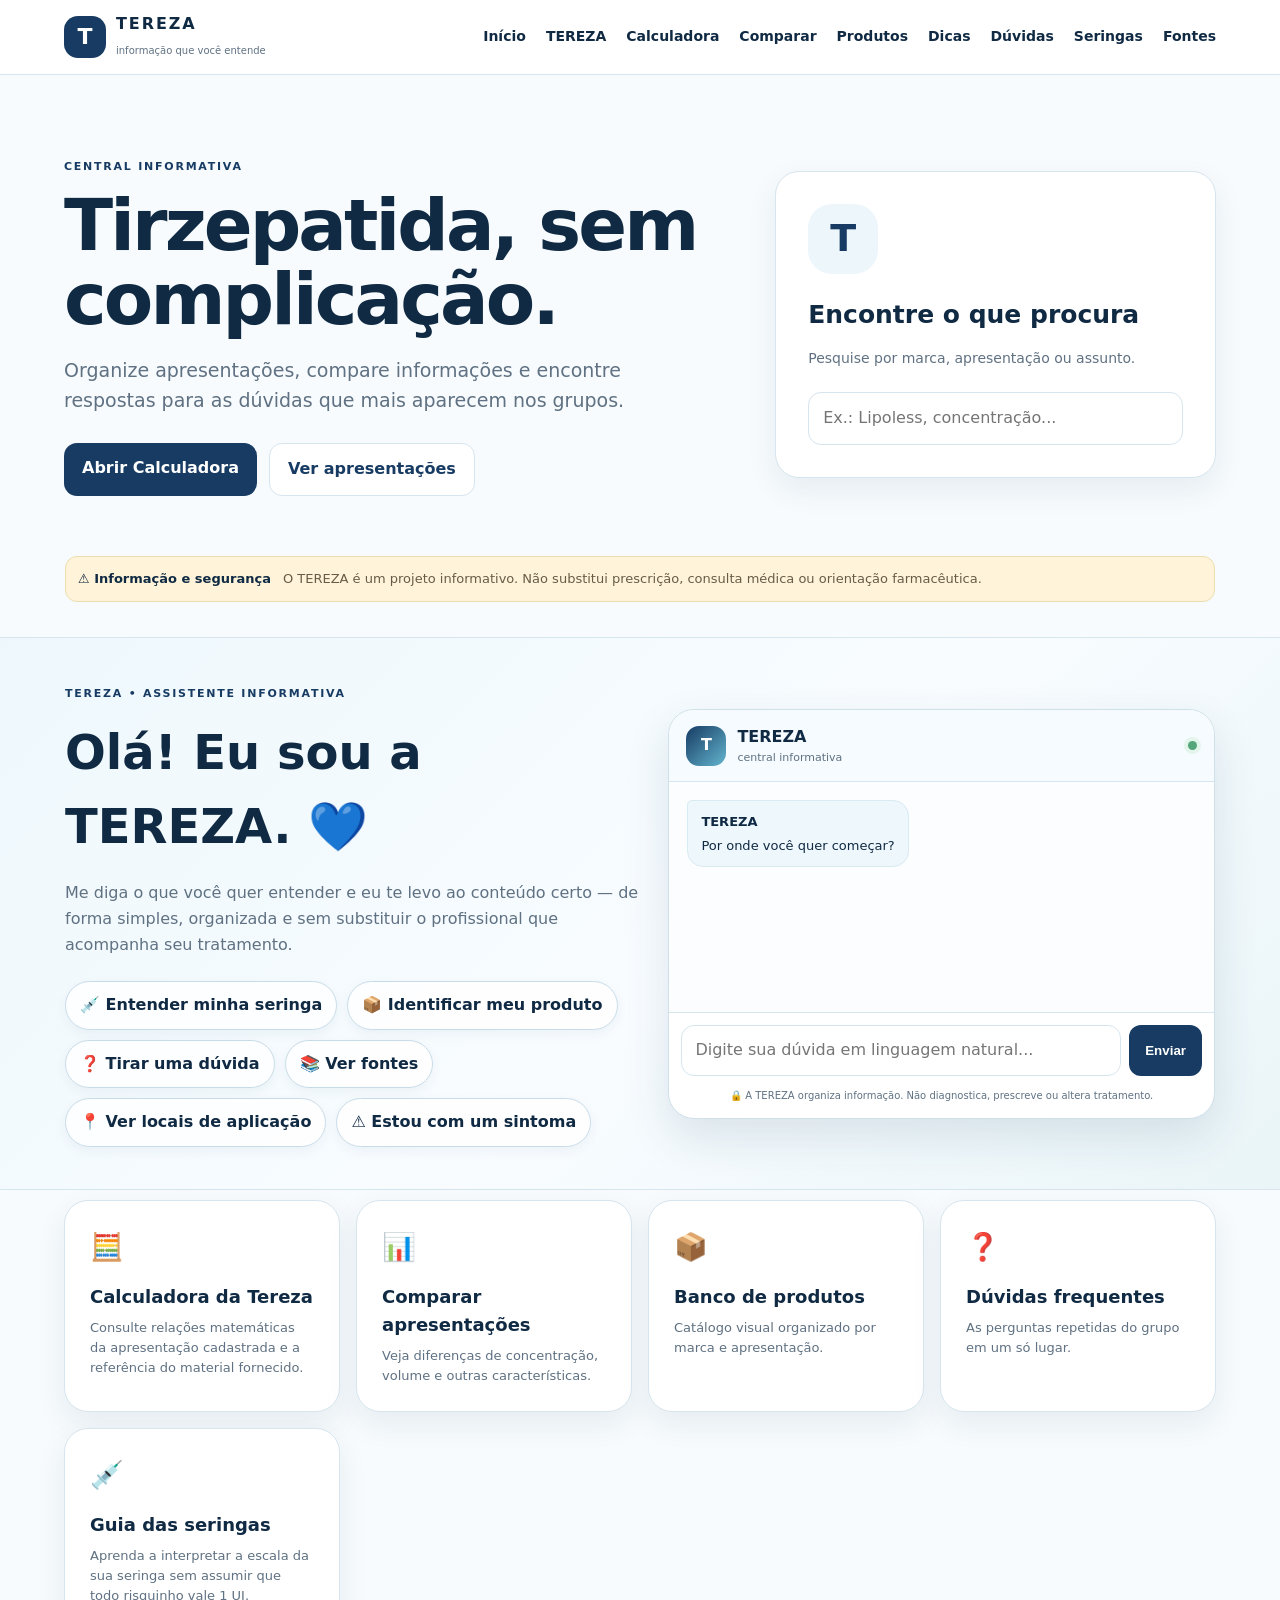
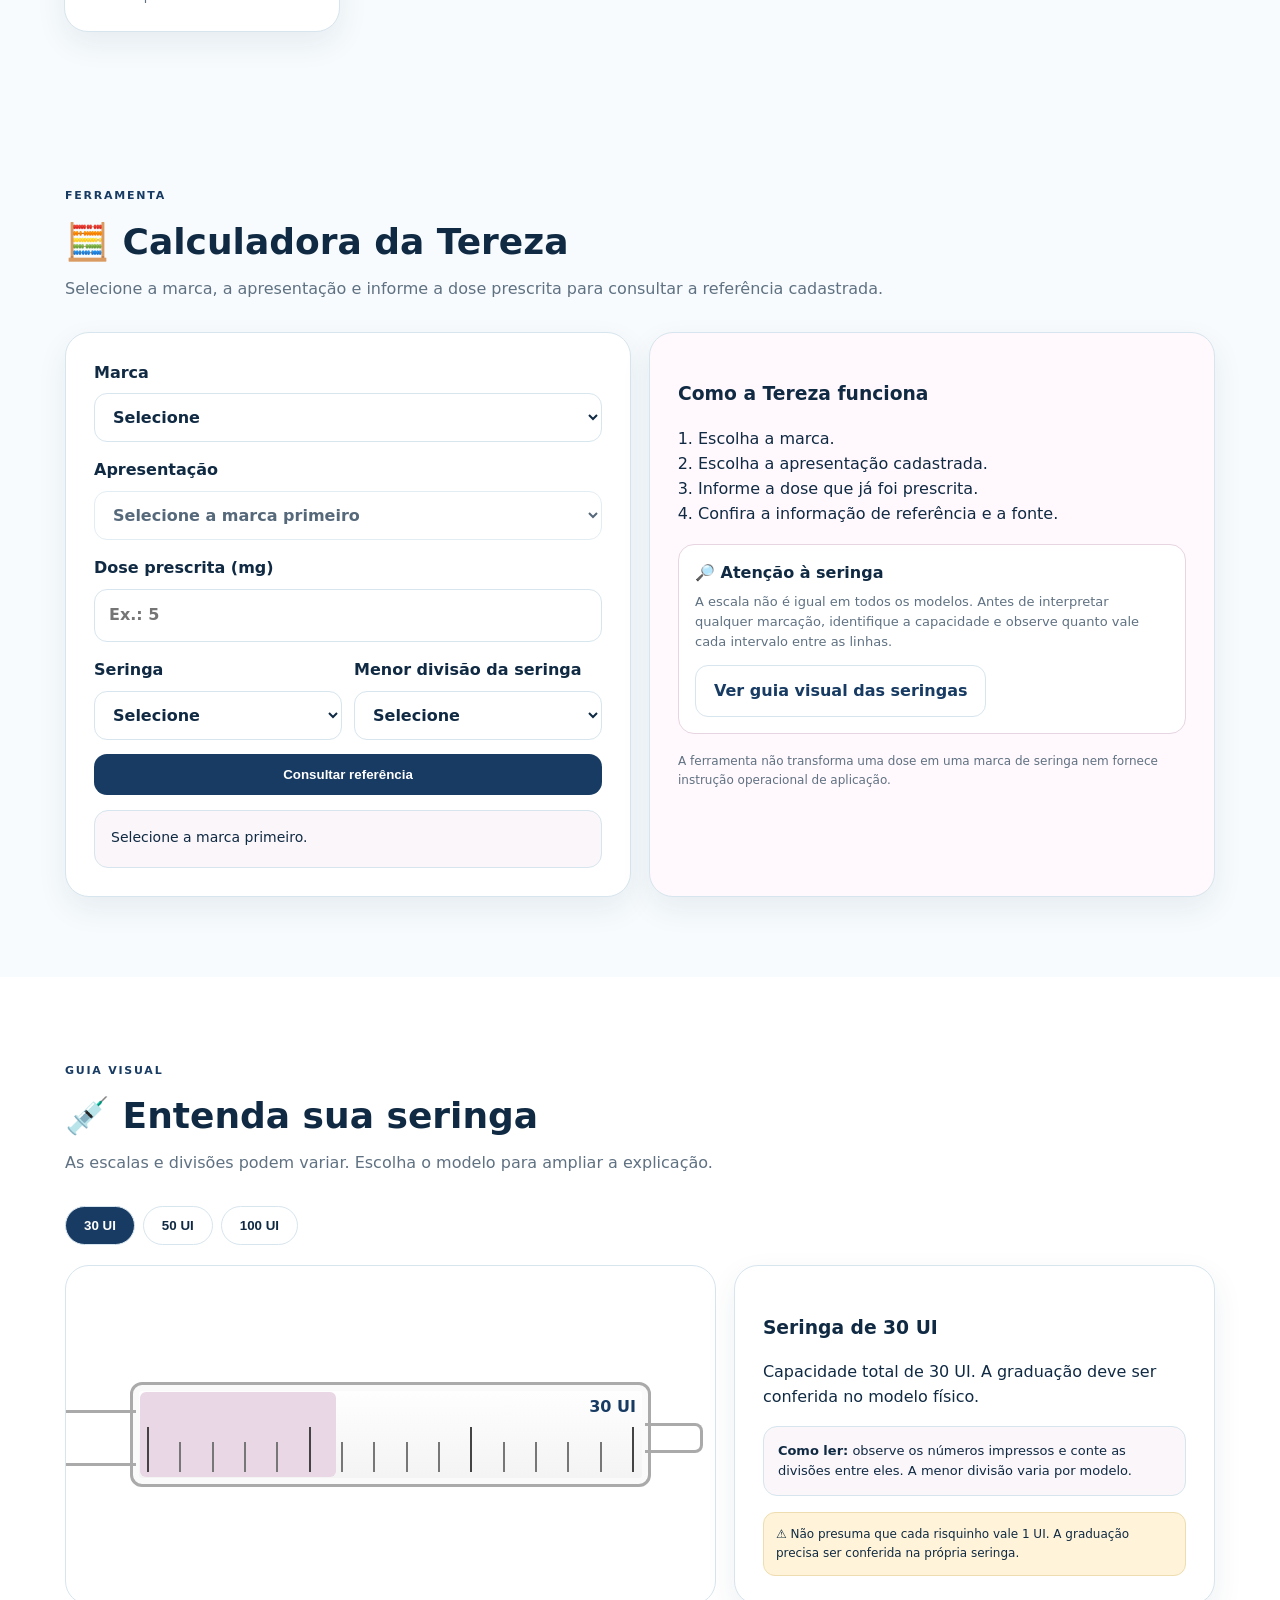
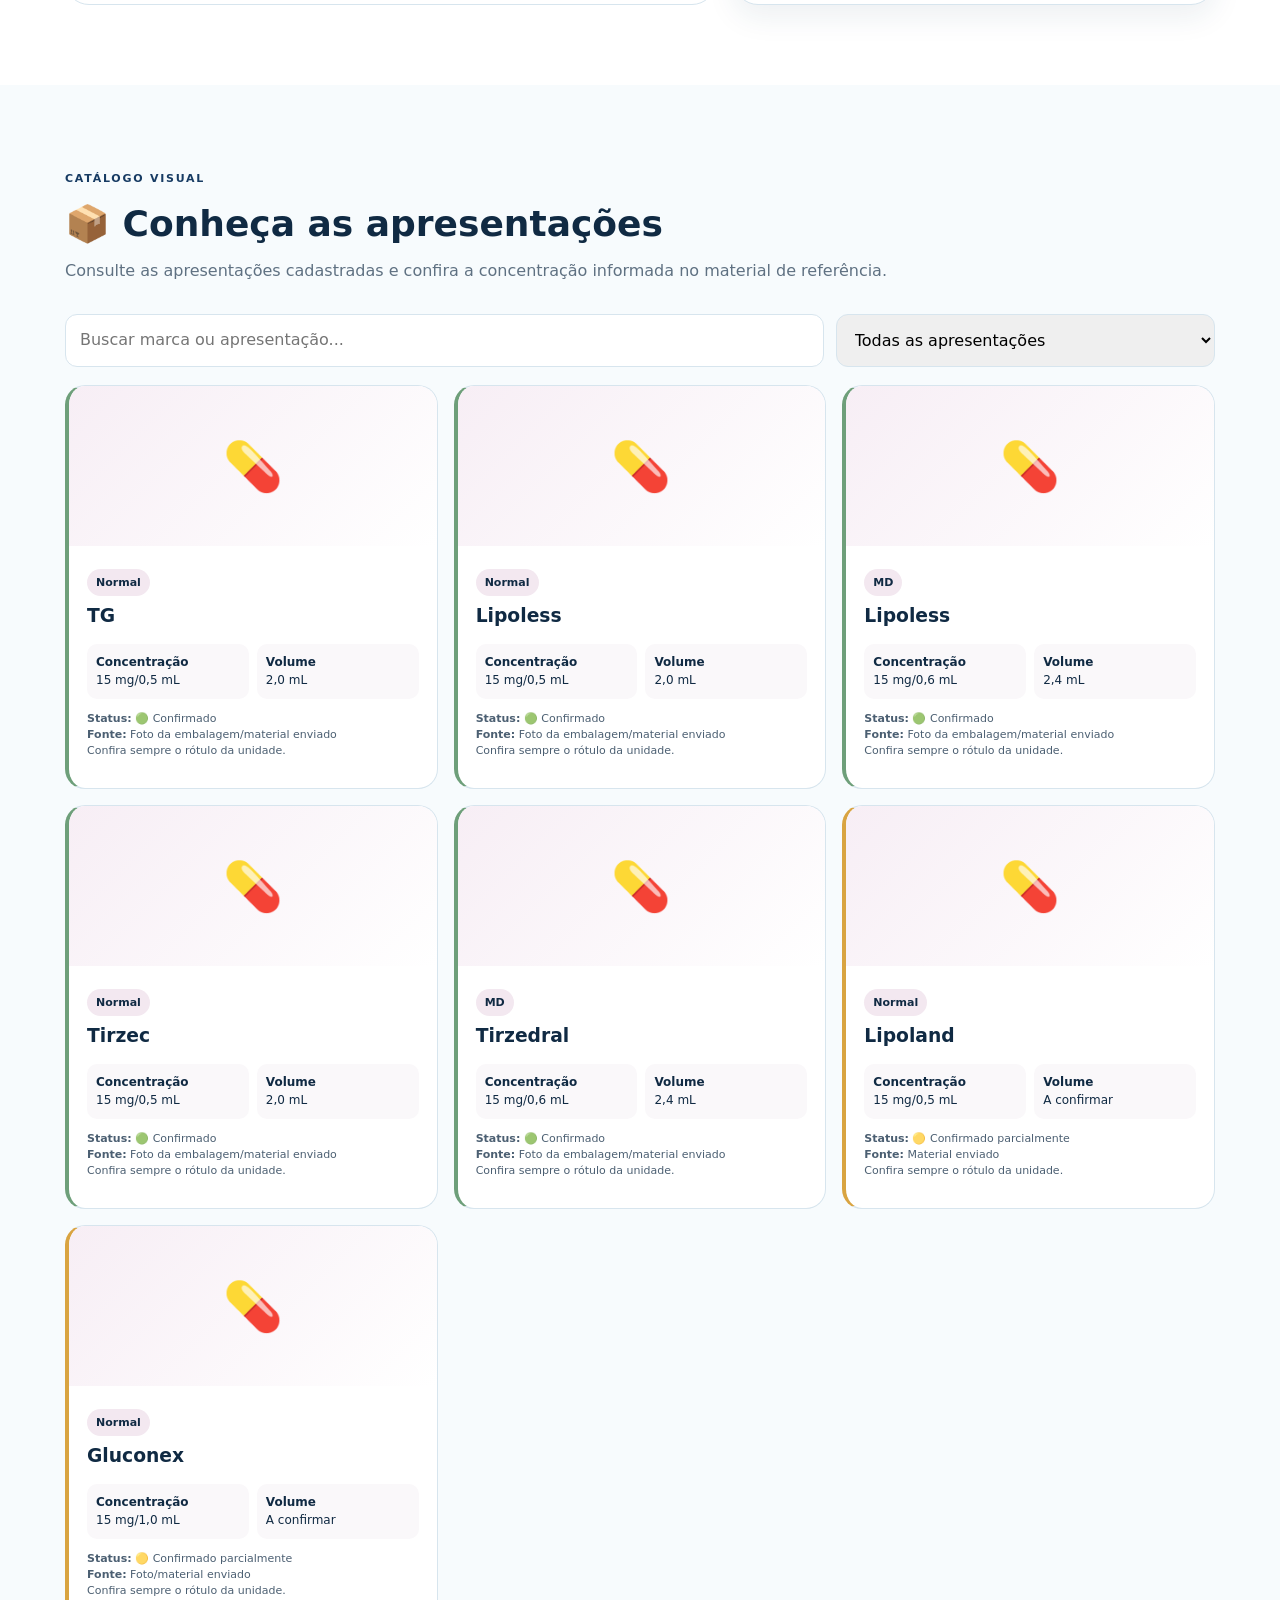
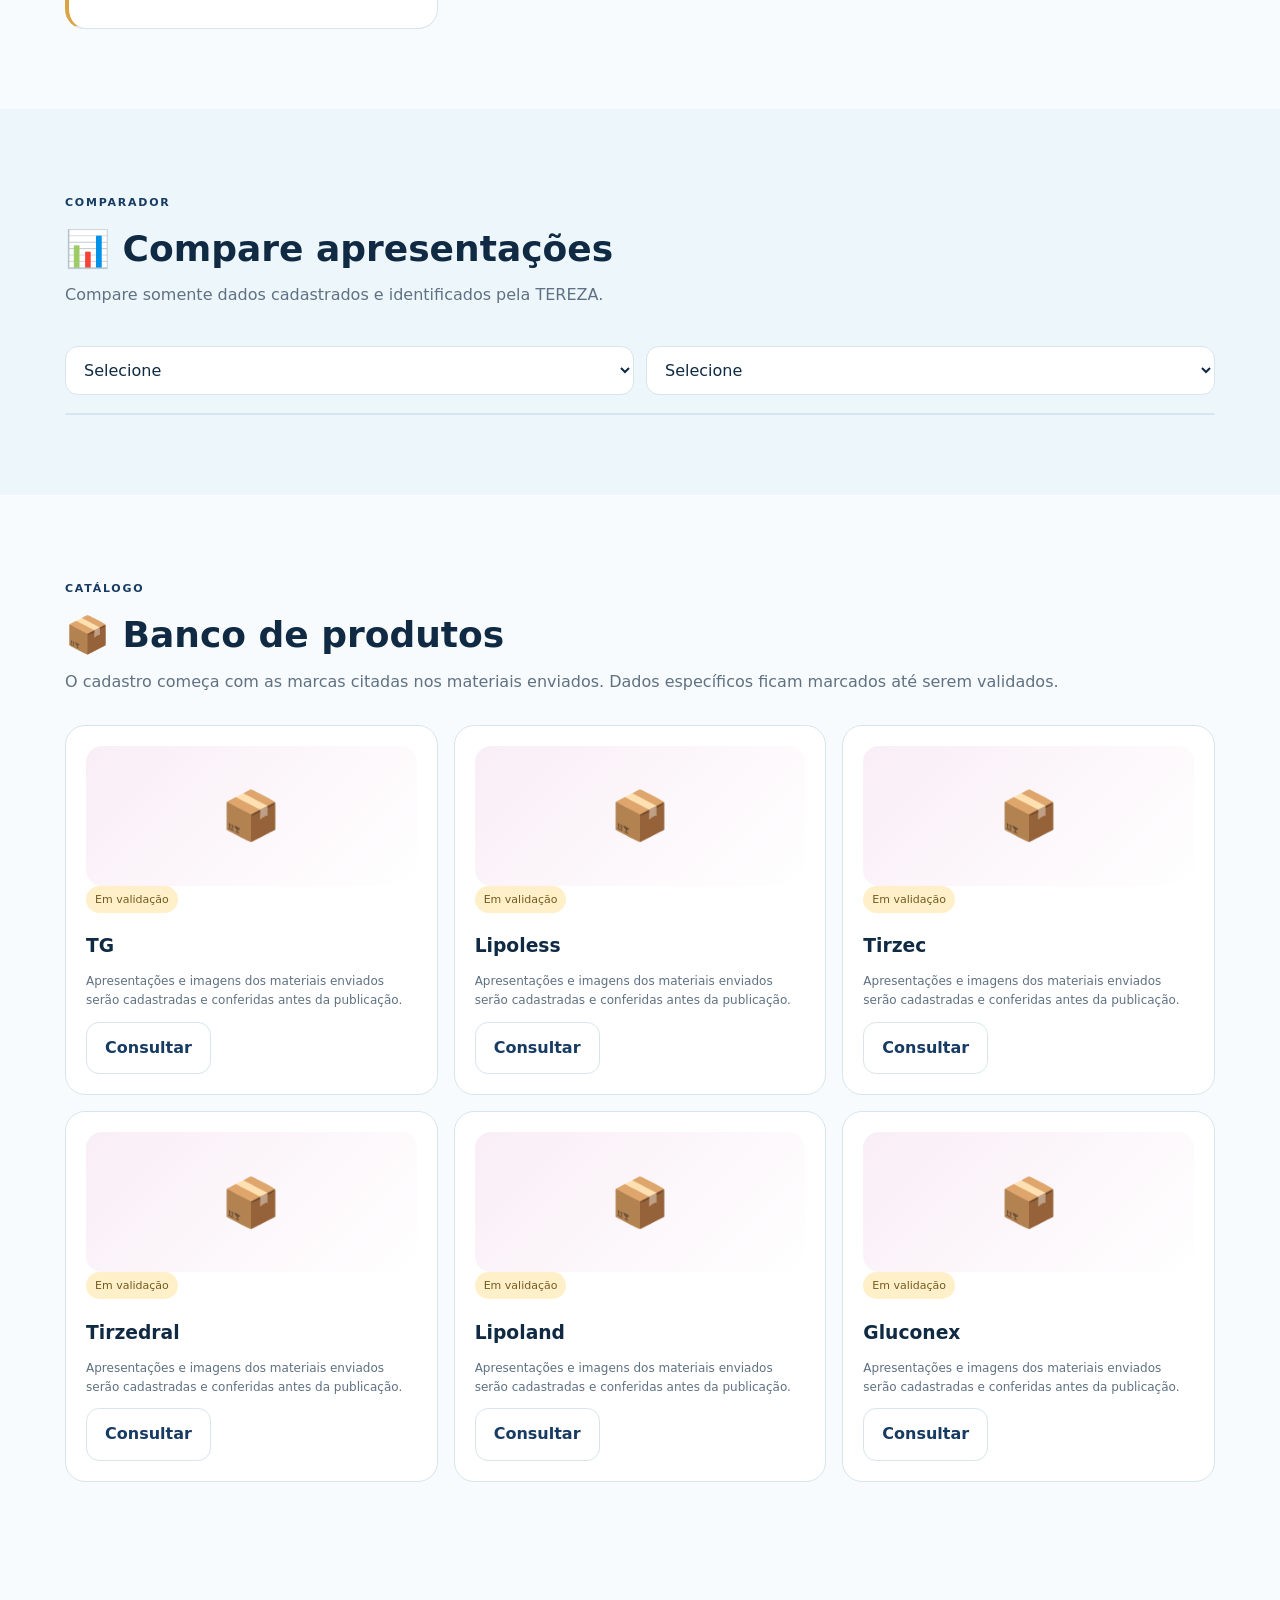
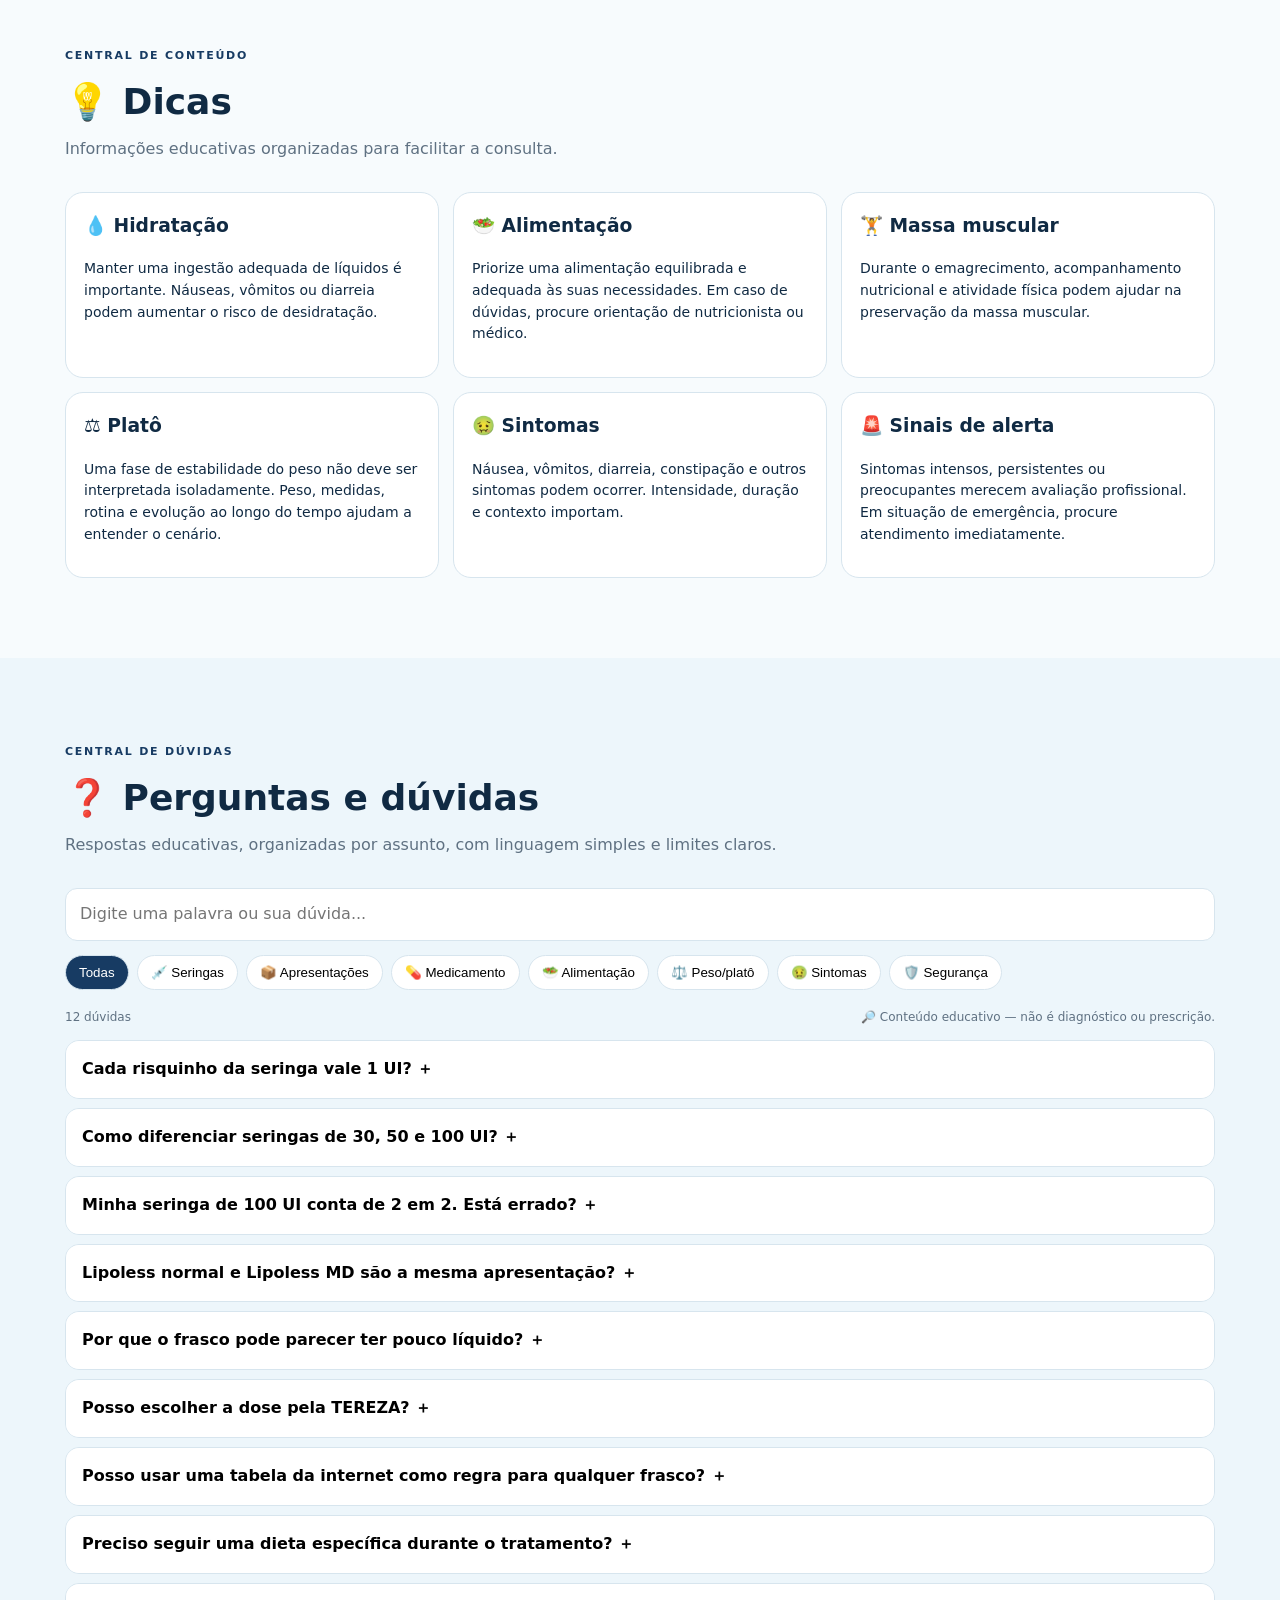
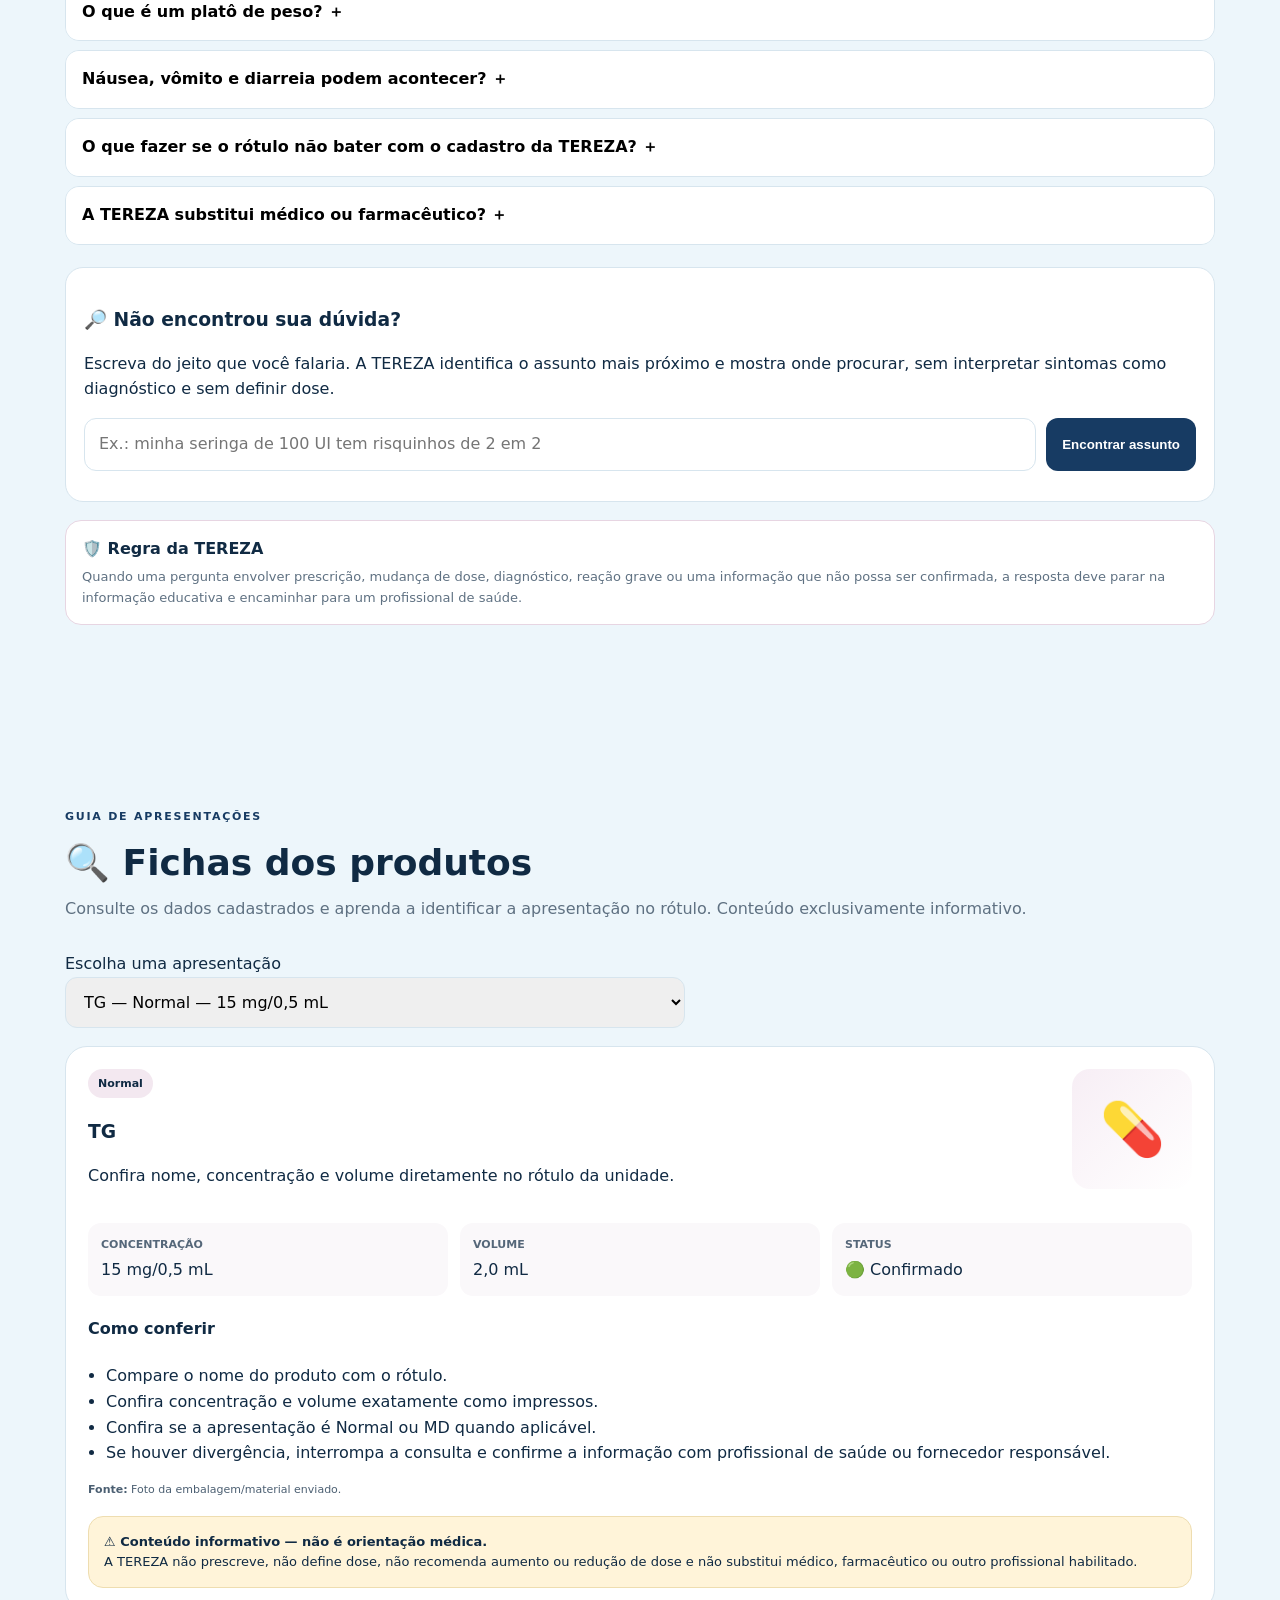
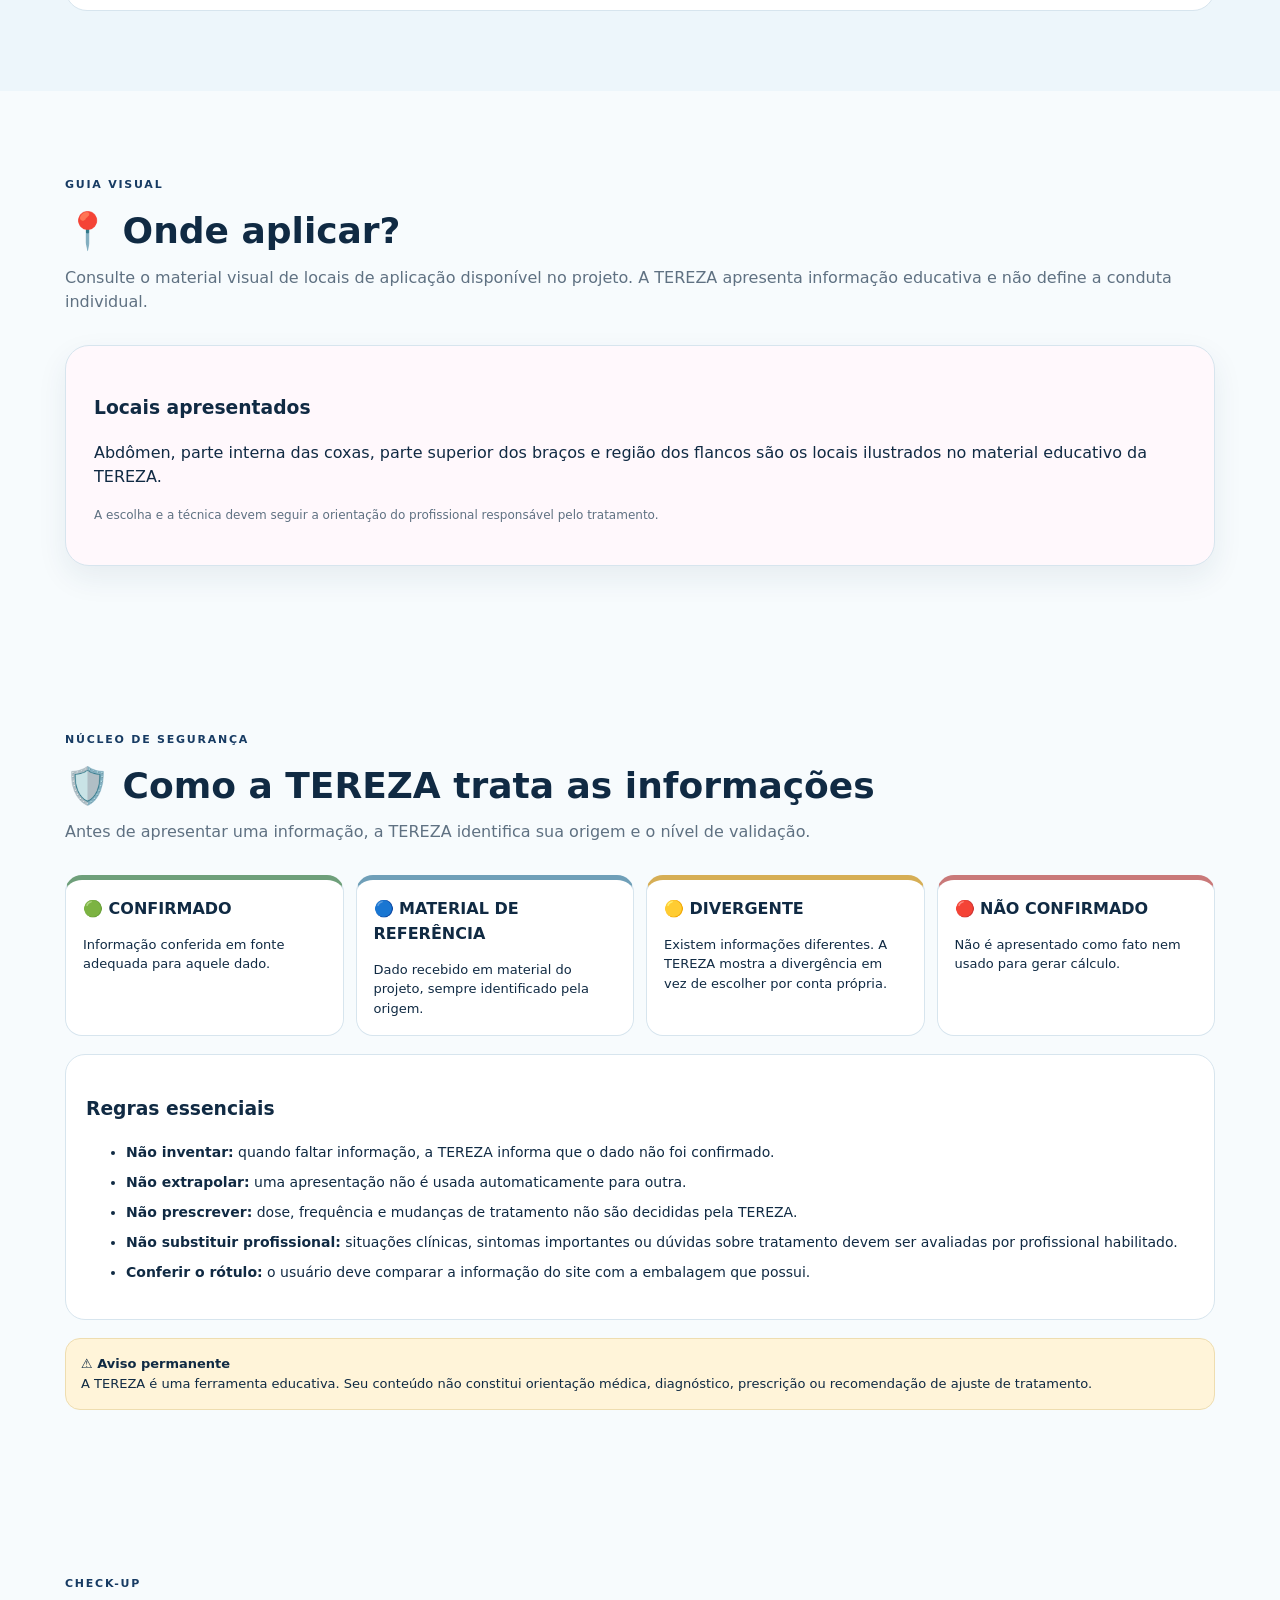
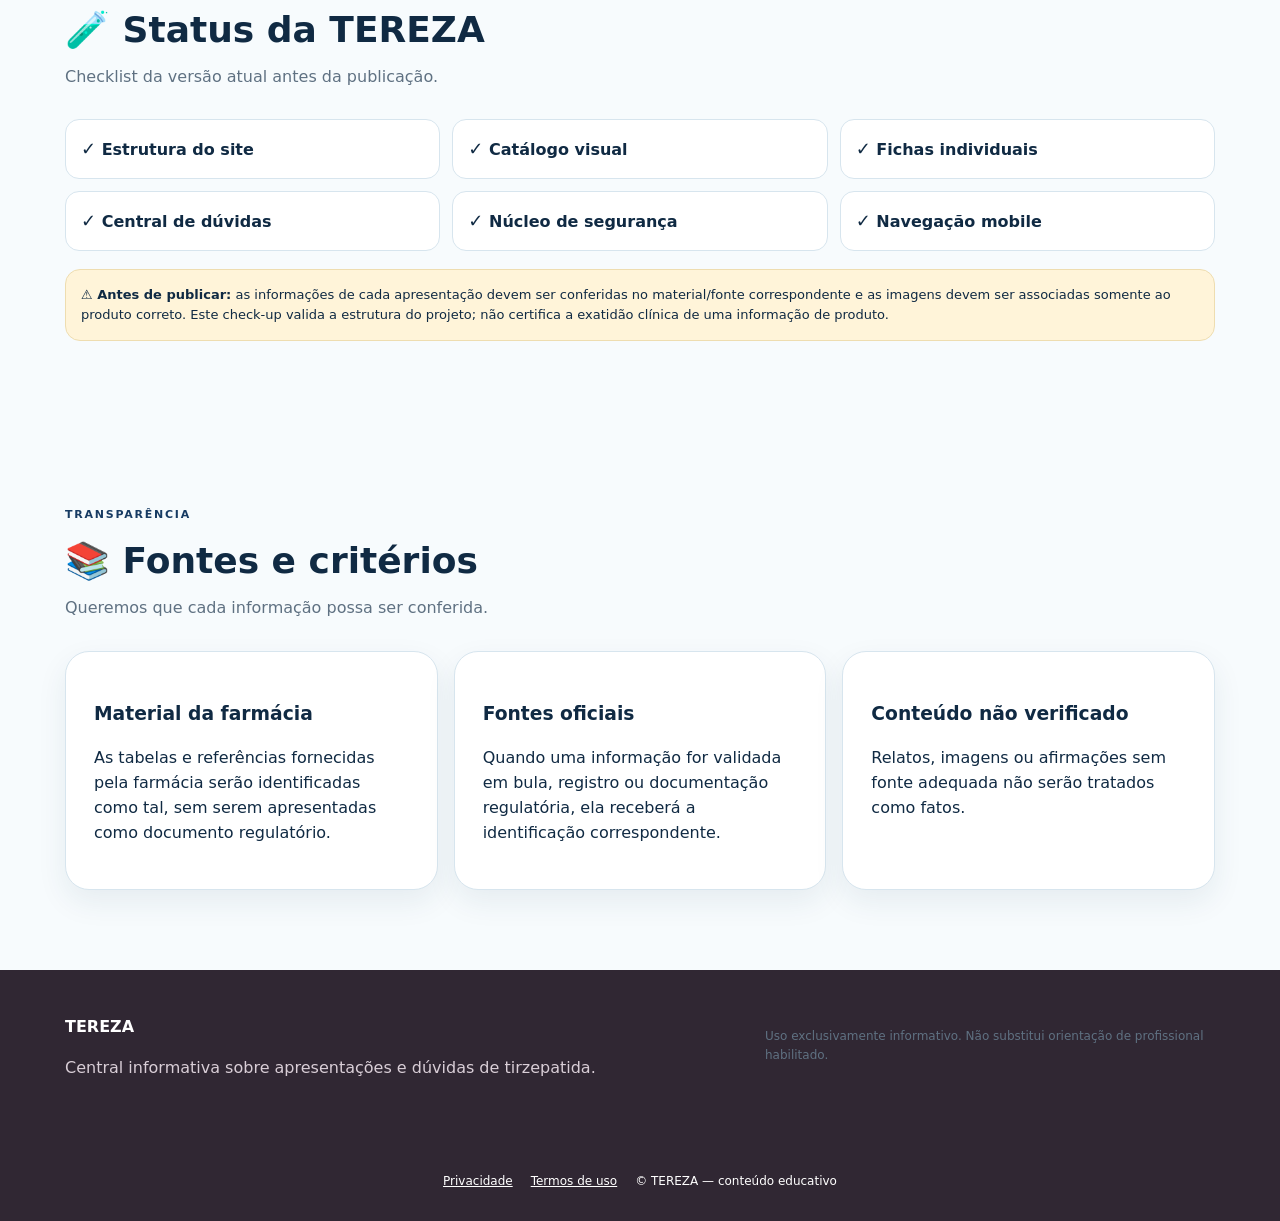
<file: index.html>
<!doctype html>
<html lang="pt-BR">
<head>
<meta charset="utf-8">
<meta name="viewport" content="width=device-width,initial-scale=1">
<meta name="theme-color" content="#8d3f72">
<meta name="description" content="TEREZA — central informativa para organizar apresentações, dúvidas e fontes sobre tirzepatida.">
<title>TEREZA — Central de informações</title>
<link rel="icon" href="data:image/svg+xml,%3Csvg xmlns='http://www.w3.org/2000/svg' viewBox='0 0 100 100'%3E%3Ccircle cx='50' cy='50' r='46' fill='%238d3f72'/%3E%3Ctext x='50' y='65' text-anchor='middle' font-size='52' fill='white' font-family='Arial'%3ET%3C/text%3E%3C/svg%3E">
<link rel="stylesheet" href="styles.css">

<meta name="description" content="TEREZA — guia informativo e educativo sobre apresentações, seringas, dúvidas e fontes.">
<meta name="robots" content="index,follow">
<meta property="og:type" content="website">
<meta property="og:title" content="TEREZA — Guia Informativo">
<meta property="og:description" content="Informação organizada, fontes e ferramentas educativas. A TEREZA não prescreve nem diagnostica.">
<link rel="manifest" href="manifest.webmanifest">
</head>
<body>
<header class="topbar">
  <div class="brand"><span class="brand-mark">T</span><div><b>TEREZA</b><small>informação que você entende</small></div></div>
  <button class="menu" id="menuBtn" aria-label="Abrir menu">☰</button>
  <nav id="nav">
    <a href="#inicio">Início</a><a href="#assistente">TEREZA</a><a href="#calculadora">Calculadora</a><a href="#comparador">Comparar</a>
    <a href="#produtos">Produtos</a><a href="#dicas">Dicas</a><a href="#duvidas">Dúvidas</a><a href="#seringas">Seringas</a><a href="#fontes">Fontes</a>
  </nav>
</header>

<main>
<section id="inicio" class="hero">
  <div>
    <span class="eyebrow">CENTRAL INFORMATIVA</span>
    <h1>Tirzepatida, sem complicação.</h1>
    <p>Organize apresentações, compare informações e encontre respostas para as dúvidas que mais aparecem nos grupos.</p>
    <div class="actions"><a class="btn primary" href="#calculadora">Abrir Calculadora</a><a class="btn ghost" href="#produtos">Ver apresentações</a></div>
  </div>
  <div class="hero-card"><div class="bubble">T</div><h3>Encontre o que procura</h3><p>Pesquise por marca, apresentação ou assunto.</p><input id="search" placeholder="Ex.: Lipoless, concentração..." aria-label="Pesquisar"></div>
</section>

<section class="notice"><b>⚠️ Informação e segurança</b><span>O TEREZA é um projeto informativo. Não substitui prescrição, consulta médica ou orientação farmacêutica.</span></section>

<section id="assistente" class="assistant-section">
  <div class="assistant-shell">
    <div class="assistant-intro">
      <span class="eyebrow">TEREZA • ASSISTENTE INFORMATIVA</span>
      <h2>Olá! Eu sou a TEREZA. 💙</h2>
      <p>Me diga o que você quer entender e eu te levo ao conteúdo certo — de forma simples, organizada e sem substituir o profissional que acompanha seu tratamento.</p>
      <div class="assistant-chips">
        <button class="intent-chip" data-intent="seringa">💉 Entender minha seringa</button>
        <button class="intent-chip" data-intent="produto">📦 Identificar meu produto</button>
        <button class="intent-chip" data-intent="duvida">❓ Tirar uma dúvida</button>
        <button class="intent-chip" data-intent="fontes">📚 Ver fontes</button>
        <button class="intent-chip" data-intent="locais">📍 Ver locais de aplicação</button>
        <button class="intent-chip" data-intent="sintoma">⚠️ Estou com um sintoma</button>
      </div>
    </div>
    <div class="assistant-chat" aria-live="polite">
      <div class="chat-head"><div class="assistant-avatar">T</div><div><b>TEREZA</b><span>central informativa</span></div><span class="status-dot" title="Ativa"></span></div>
      <div id="assistantMessages" class="chat-messages">
        <div class="message bot"><b>TEREZA</b><p>Por onde você quer começar?</p></div>
      </div>
      <div class="chat-input-row">
        <input id="assistantInput" type="text" placeholder="Digite sua dúvida em linguagem natural..." aria-label="Digite sua dúvida">
        <button id="assistantSend" class="primary-btn" aria-label="Enviar pergunta">Enviar</button>
      </div>
      <div class="chat-note">🔒 A TEREZA organiza informação. Não diagnostica, prescreve ou altera tratamento.</div>
    </div>
  </div>
</section>

<section class="cards">
  <a href="#calculadora" class="feature"><span>🧮</span><h2>Calculadora da Tereza</h2><p>Consulte relações matemáticas da apresentação cadastrada e a referência do material fornecido.</p></a>
  <a href="#comparador" class="feature"><span>📊</span><h2>Comparar apresentações</h2><p>Veja diferenças de concentração, volume e outras características.</p></a>
  <a href="#produtos" class="feature"><span>📦</span><h2>Banco de produtos</h2><p>Catálogo visual organizado por marca e apresentação.</p></a>
  <a href="#duvidas" class="feature"><span>❓</span><h2>Dúvidas frequentes</h2><p>As perguntas repetidas do grupo em um só lugar.</p></a>
  <a href="#seringas" class="feature"><span>💉</span><h2>Guia das seringas</h2><p>Aprenda a interpretar a escala da sua seringa sem assumir que todo risquinho vale 1 UI.</p></a>
</section>

<section id="calculadora" class="section">
  <div class="section-head"><span class="eyebrow">FERRAMENTA</span><h2>🧮 Calculadora da Tereza</h2><p>Selecione a marca, a apresentação e informe a dose prescrita para consultar a referência cadastrada.</p></div>
  <div class="tool-grid">
    <div class="panel">
      <label>Marca<select id="marca"><option value="">Selecione</option></select></label>
      <label>Apresentação<select id="apresentacao" disabled><option>Selecione a marca primeiro</option></select></label>
      <label>Dose prescrita (mg)<input id="dose" type="number" min="0" step="0.01" placeholder="Ex.: 5"></label>
      <button class="btn primary full" id="consultar">Consultar referência</button>
      <div class="result" id="resultado">O resultado aparecerá aqui.</div>
    </div>
    <div class="panel soft">
      <h3>Como a Tereza funciona</h3>
      <ol><li>Escolha a marca.</li><li>Escolha a apresentação cadastrada.</li><li>Informe a dose que já foi prescrita.</li><li>Confira a informação de referência e a fonte.</li></ol>
      <div class="safety-box"><b>🔎 Atenção à seringa</b><p>A escala não é igual em todos os modelos. Antes de interpretar qualquer marcação, identifique a capacidade e observe quanto vale cada intervalo entre as linhas.</p><a class="btn ghost" href="#seringas">Ver guia visual das seringas</a></div>
      <p class="small">A ferramenta não transforma uma dose em uma marca de seringa nem fornece instrução operacional de aplicação.</p>
    </div>
  </div>
</section>

<section id="seringas" class="section syringe-section">
  <div class="section-head"><span class="eyebrow">GUIA VISUAL</span><h2>💉 Entenda sua seringa</h2>
  <p>As escalas e divisões podem variar. Escolha o modelo para ampliar a explicação.</p></div>
  <div class="syringe-tabs">
    <button class="syringe-tab active" data-syringe="30">30 UI</button>
    <button class="syringe-tab" data-syringe="50">50 UI</button>
    <button class="syringe-tab" data-syringe="100">100 UI</button>
  </div>
  <div class="syringe-view">
    <div class="syringe-drawing" id="syringeDrawing" aria-label="Ilustração da seringa">
      <div class="barrel"><div class="liquid"></div><div class="ticks" id="ticks"></div><span class="scale-label" id="scaleLabel">30 UI</span></div>
    </div>
    <div class="panel syringe-info" id="syringeInfo">
      <h3>Seringa de 30 UI</h3>
      <p>O número de UI da seringa indica a capacidade da escala. Ele não informa, sozinho, a concentração do medicamento.</p>
      <div class="tip"><b>Como ler:</b> observe os números impressos e conte as divisões entre eles. A menor divisão pode variar conforme o modelo.</div>
      <div class="warning">⚠️ Não presuma que cada risquinho vale 1 UI. Confira a graduação do seu modelo.</div>
    </div>
  </div>
</section>

<section id="catalogo" class="section">
  <div class="section-head"><span class="eyebrow">CATÁLOGO VISUAL</span><h2>📦 Conheça as apresentações</h2>
  <p>Consulte as apresentações cadastradas e confira a concentração informada no material de referência.</p></div>
  <div class="catalog-filters">
    <input id="catalogSearch" type="search" placeholder="Buscar marca ou apresentação..." aria-label="Buscar no catálogo">
    <select id="catalogType"><option value="Todas">Todas as apresentações</option><option value="Normal">Normal</option><option value="MD">MD / Multidose</option></select>
  </div>
  <div id="catalogGrid" class="catalog-grid"></div>
</section>
<section id="comparador" class="section alt">
  <div class="section-head"><span class="eyebrow">COMPARADOR</span><h2>📊 Compare apresentações</h2>
  <p>Compare somente dados cadastrados e identificados pela TEREZA.</p></div>
  <div class="compare-controls">
    <select id="compA"></select><select id="compB"></select>
  </div>
  <div id="compareTable" class="table-wrap"></div>
</section>
<section id="produtos" class="section">
  <div class="section-head"><span class="eyebrow">CATÁLOGO</span><h2>📦 Banco de produtos</h2><p>O cadastro começa com as marcas citadas nos materiais enviados. Dados específicos ficam marcados até serem validados.</p></div>
  <div class="product-grid" id="products"></div>
</section>

<section id="dicas" class="section">
  <div class="section-head"><span class="eyebrow">CENTRAL DE CONTEÚDO</span><h2>💡 Dicas</h2>
  <p>Informações educativas organizadas para facilitar a consulta.</p></div>
  <div class="tips-grid">
    <article class="content-card"><h3>💧 Hidratação</h3><p>Manter uma ingestão adequada de líquidos é importante. Náuseas, vômitos ou diarreia podem aumentar o risco de desidratação.</p></article>
    <article class="content-card"><h3>🥗 Alimentação</h3><p>Priorize uma alimentação equilibrada e adequada às suas necessidades. Em caso de dúvidas, procure orientação de nutricionista ou médico.</p></article>
    <article class="content-card"><h3>🏋️ Massa muscular</h3><p>Durante o emagrecimento, acompanhamento nutricional e atividade física podem ajudar na preservação da massa muscular.</p></article>
    <article class="content-card"><h3>⚖️ Platô</h3><p>Uma fase de estabilidade do peso não deve ser interpretada isoladamente. Peso, medidas, rotina e evolução ao longo do tempo ajudam a entender o cenário.</p></article>
    <article class="content-card"><h3>🤢 Sintomas</h3><p>Náusea, vômitos, diarreia, constipação e outros sintomas podem ocorrer. Intensidade, duração e contexto importam.</p></article>
    <article class="content-card"><h3>🚨 Sinais de alerta</h3><p>Sintomas intensos, persistentes ou preocupantes merecem avaliação profissional. Em situação de emergência, procure atendimento imediatamente.</p></article>
  </div>
</section>

<section id="duvidas" class="section alt">
  <div class="section-head"><span class="eyebrow">CENTRAL DE DÚVIDAS</span><h2>❓ Perguntas e dúvidas</h2>
  <p>Respostas educativas, organizadas por assunto, com linguagem simples e limites claros.</p></div>
  <div class="faq-tools">
    <input id="faqSearch" type="search" placeholder="Digite uma palavra ou sua dúvida..." aria-label="Pesquisar dúvidas">
    <div class="faq-cats" id="faqCats">
      <button class="faq-cat active" data-cat="Todas">Todas</button>
      <button class="faq-cat" data-cat="Seringas">💉 Seringas</button>
      <button class="faq-cat" data-cat="Apresentações">📦 Apresentações</button>
      <button class="faq-cat" data-cat="Medicamento">💊 Medicamento</button>
      <button class="faq-cat" data-cat="Alimentação">🥗 Alimentação</button>
      <button class="faq-cat" data-cat="Peso">⚖️ Peso/platô</button>
      <button class="faq-cat" data-cat="Sintomas">🤢 Sintomas</button>
      <button class="faq-cat" data-cat="Segurança">🛡️ Segurança</button>
    </div>
  </div>
  <div class="faq-meta"><span id="faqCount">0 dúvidas</span><span>🔎 Conteúdo educativo — não é diagnóstico ou prescrição.</span></div>
  <div id="faqList" class="faq-list"></div>
  <div class="ask-box">
    <h3>🔎 Não encontrou sua dúvida?</h3>
    <p>Escreva do jeito que você falaria. A TEREZA identifica o assunto mais próximo e mostra onde procurar, sem interpretar sintomas como diagnóstico e sem definir dose.</p>
    <div class="ask-row"><input id="askInput" placeholder="Ex.: minha seringa de 100 UI tem risquinhos de 2 em 2" aria-label="Escreva sua dúvida"><button id="askBtn" class="primary-btn">Encontrar assunto</button></div>
    <div id="askResult" class="ask-result"></div>
  </div>
  <div class="safety-box faq-safety"><b>🛡️ Regra da TEREZA</b><p>Quando uma pergunta envolver prescrição, mudança de dose, diagnóstico, reação grave ou uma informação que não possa ser confirmada, a resposta deve parar na informação educativa e encaminhar para um profissional de saúde.</p></div>
</section>

<section id="fichas" class="section alt">
  <div class="section-head"><span class="eyebrow">GUIA DE APRESENTAÇÕES</span><h2>🔍 Fichas dos produtos</h2>
  <p>Consulte os dados cadastrados e aprenda a identificar a apresentação no rótulo. Conteúdo exclusivamente informativo.</p></div>
  <div class="product-picker"><label>Escolha uma apresentação
    <select id="productDetailSelect"></select>
  </label></div>
  <article id="productDetail" class="detail-card"></article>
</section>
<section id="locaisAplicacao" class="section">
  <div class="section-head"><span class="eyebrow">GUIA VISUAL</span><h2>📍 Onde aplicar?</h2><p>Consulte o material visual de locais de aplicação disponível no projeto. A TEREZA apresenta informação educativa e não define a conduta individual.</p></div>
  <div class="panel soft"><h3>Locais apresentados</h3><p>Abdômen, parte interna das coxas, parte superior dos braços e região dos flancos são os locais ilustrados no material educativo da TEREZA.</p><p class="small">A escolha e a técnica devem seguir a orientação do profissional responsável pelo tratamento.</p></div>
</section>

<section id="seguranca" class="section">
  <div class="section-head"><span class="eyebrow">NÚCLEO DE SEGURANÇA</span><h2>🛡️ Como a TEREZA trata as informações</h2>
  <p>Antes de apresentar uma informação, a TEREZA identifica sua origem e o nível de validação.</p></div>
  <div class="trust-grid">
    <article class="trust-card trust-green"><b>🟢 CONFIRMADO</b><p>Informação conferida em fonte adequada para aquele dado.</p></article>
    <article class="trust-card trust-blue"><b>🔵 MATERIAL DE REFERÊNCIA</b><p>Dado recebido em material do projeto, sempre identificado pela origem.</p></article>
    <article class="trust-card trust-yellow"><b>🟡 DIVERGENTE</b><p>Existem informações diferentes. A TEREZA mostra a divergência em vez de escolher por conta própria.</p></article>
    <article class="trust-card trust-red"><b>🔴 NÃO CONFIRMADO</b><p>Não é apresentado como fato nem usado para gerar cálculo.</p></article>
  </div>
  <div class="safety-rules">
    <h3>Regras essenciais</h3>
    <ul>
      <li><b>Não inventar:</b> quando faltar informação, a TEREZA informa que o dado não foi confirmado.</li>
      <li><b>Não extrapolar:</b> uma apresentação não é usada automaticamente para outra.</li>
      <li><b>Não prescrever:</b> dose, frequência e mudanças de tratamento não são decididas pela TEREZA.</li>
      <li><b>Não substituir profissional:</b> situações clínicas, sintomas importantes ou dúvidas sobre tratamento devem ser avaliadas por profissional habilitado.</li>
      <li><b>Conferir o rótulo:</b> o usuário deve comparar a informação do site com a embalagem que possui.</li>
    </ul>
  </div>
  <div class="medical-disclaimer"><b>⚠️ Aviso permanente</b><br>A TEREZA é uma ferramenta educativa. Seu conteúdo não constitui orientação médica, diagnóstico, prescrição ou recomendação de ajuste de tratamento.</div>
</section>

<section id="status" class="section">
  <div class="section-head"><span class="eyebrow">CHECK-UP</span><h2>🧪 Status da TEREZA</h2>
  <p>Checklist da versão atual antes da publicação.</p></div>
  <div class="qa-grid">
    <div class="qa-ok">✓ Estrutura do site</div><div class="qa-ok">✓ Catálogo visual</div>
    <div class="qa-ok">✓ Fichas individuais</div><div class="qa-ok">✓ Central de dúvidas</div>
    <div class="qa-ok">✓ Núcleo de segurança</div><div class="qa-ok">✓ Navegação mobile</div>
  </div>
  <div class="medical-disclaimer"><b>⚠️ Antes de publicar:</b> as informações de cada apresentação devem ser conferidas no material/fonte correspondente e as imagens devem ser associadas somente ao produto correto. Este check-up valida a estrutura do projeto; não certifica a exatidão clínica de uma informação de produto.</div>
</section>
<section id="fontes" class="section">
  <div class="section-head"><span class="eyebrow">TRANSPARÊNCIA</span><h2>📚 Fontes e critérios</h2><p>Queremos que cada informação possa ser conferida.</p></div>
  <div class="source-grid">
    <div class="panel"><h3>Material da farmácia</h3><p>As tabelas e referências fornecidas pela farmácia serão identificadas como tal, sem serem apresentadas como documento regulatório.</p></div>
    <div class="panel"><h3>Fontes oficiais</h3><p>Quando uma informação for validada em bula, registro ou documentação regulatória, ela receberá a identificação correspondente.</p></div>
    <div class="panel"><h3>Conteúdo não verificado</h3><p>Relatos, imagens ou afirmações sem fonte adequada não serão tratados como fatos.</p></div>
  </div>
</section>
</main>

<footer><div><b>TEREZA</b><p>Central informativa sobre apresentações e dúvidas de tirzepatida.</p></div><p class="small">Uso exclusivamente informativo. Não substitui orientação de profissional habilitado.</p></footer>

<nav class="mobile-bottom-nav" aria-label="Navegação rápida">
  <a href="#inicio"><span>⌂</span><small>Início</small></a>
  <a href="#calculadora"><span>◎</span><small>Calcular</small></a>
  <a href="#seringas"><span>💉</span><small>Seringa</small></a>
  <a href="#catalogo"><span>▣</span><small>Catálogo</small></a>
  <a href="#duvidas"><span>?</span><small>Dúvidas</small></a>
</nav>
<button class="back-top" id="backTop" aria-label="Voltar ao topo">↑</button>
<footer class="site-footer"><a href="privacidade.html">Privacidade</a><a href="uso.html">Termos de uso</a><span>© TEREZA — conteúdo educativo</span></footer>

<script src="app.js"></script>
</body>
</html>
</file>
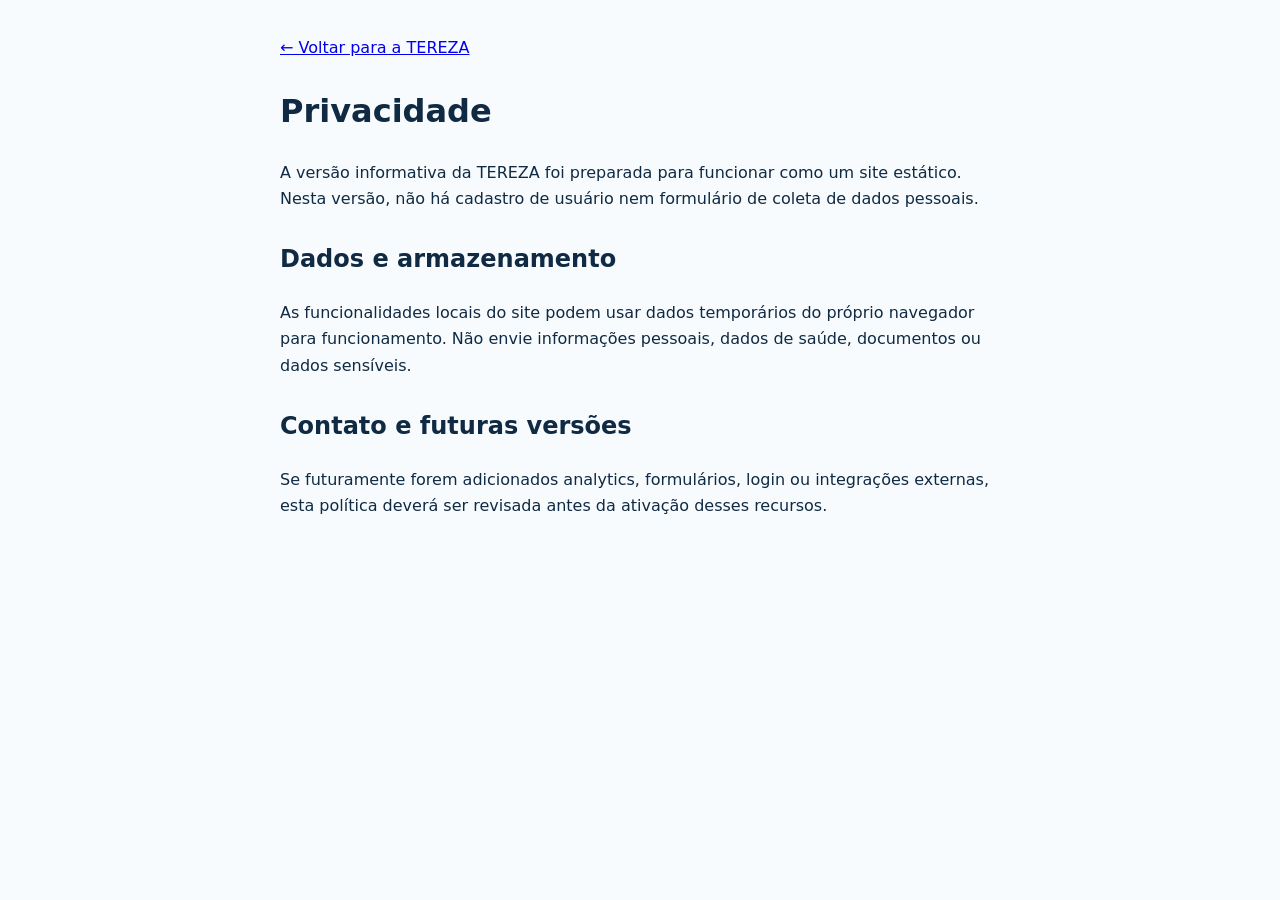
<file: privacidade.html>
<!doctype html><html lang="pt-BR"><head><meta charset="utf-8"><meta name="viewport" content="width=device-width,initial-scale=1"><title>TEREZA — Privacidade</title><link rel="stylesheet" href="styles.css"></head><body><main class="legal"><a href="index.html">← Voltar para a TEREZA</a><h1>Privacidade</h1><p>A versão informativa da TEREZA foi preparada para funcionar como um site estático. Nesta versão, não há cadastro de usuário nem formulário de coleta de dados pessoais.</p><h2>Dados e armazenamento</h2><p>As funcionalidades locais do site podem usar dados temporários do próprio navegador para funcionamento. Não envie informações pessoais, dados de saúde, documentos ou dados sensíveis.</p><h2>Contato e futuras versões</h2><p>Se futuramente forem adicionados analytics, formulários, login ou integrações externas, esta política deverá ser revisada antes da ativação desses recursos.</p></main></body></html>
</file>
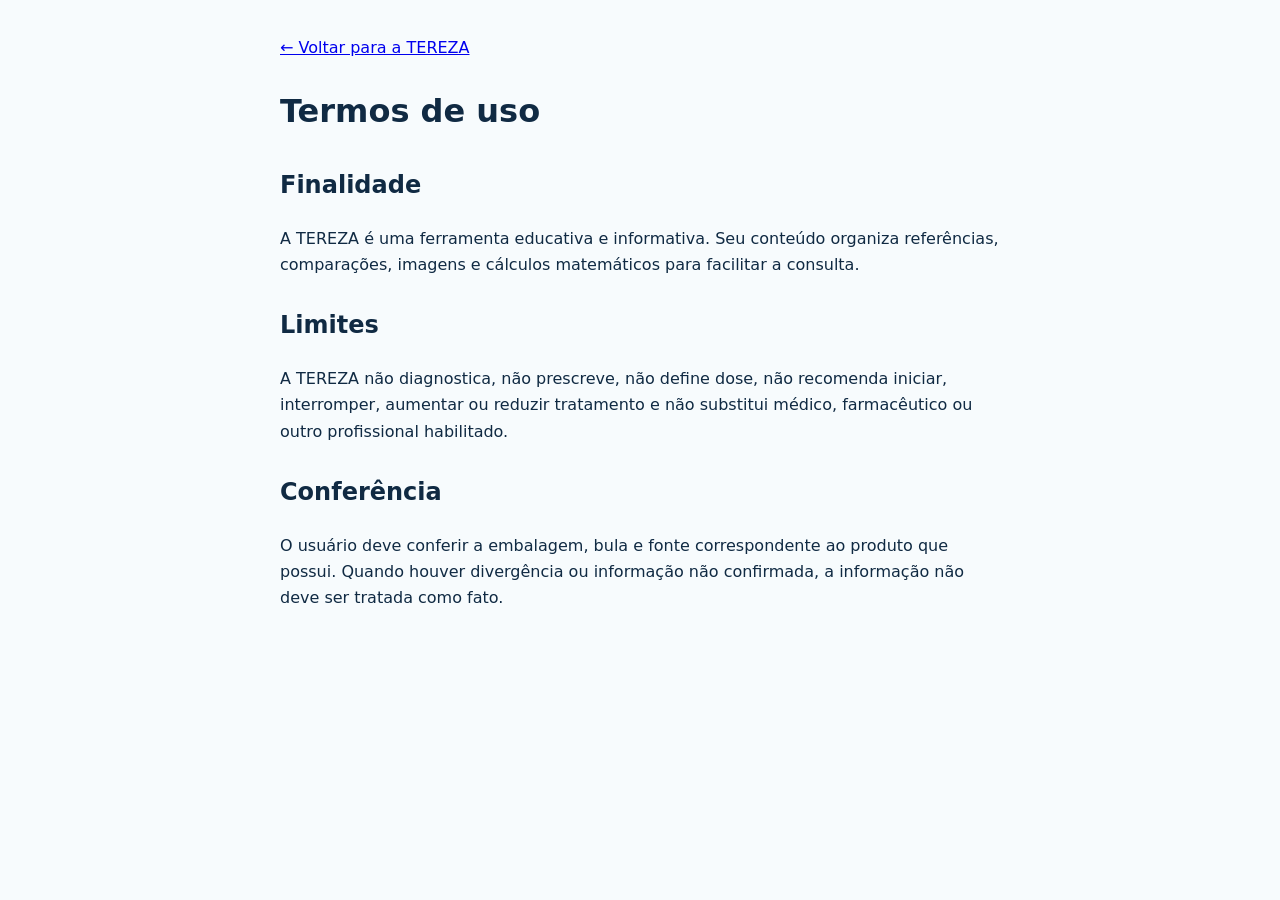
<file: uso.html>
<!doctype html><html lang="pt-BR"><head><meta charset="utf-8"><meta name="viewport" content="width=device-width,initial-scale=1"><title>TEREZA — Termos de uso</title><link rel="stylesheet" href="styles.css"></head><body><main class="legal"><a href="index.html">← Voltar para a TEREZA</a><h1>Termos de uso</h1><h2>Finalidade</h2><p>A TEREZA é uma ferramenta educativa e informativa. Seu conteúdo organiza referências, comparações, imagens e cálculos matemáticos para facilitar a consulta.</p><h2>Limites</h2><p>A TEREZA não diagnostica, não prescreve, não define dose, não recomenda iniciar, interromper, aumentar ou reduzir tratamento e não substitui médico, farmacêutico ou outro profissional habilitado.</p><h2>Conferência</h2><p>O usuário deve conferir a embalagem, bula e fonte correspondente ao produto que possui. Quando houver divergência ou informação não confirmada, a informação não deve ser tratada como fato.</p></main></body></html>
</file>
<file: styles.css>
:root{--wine:#8d3f72;--wine2:#6f2d59;--rose:#f8eef5;--ink:#302733;--muted:#706875;--line:#eadde7;--bg:#fffafd;--shadow:0 12px 35px rgba(72,35,61,.08)}
*{box-sizing:border-box}html{scroll-behavior:smooth}body{margin:0;background:var(--bg);color:var(--ink);font-family:Inter,system-ui,-apple-system,Segoe UI,Roboto,Arial,sans-serif;line-height:1.55}.topbar{position:sticky;top:0;z-index:20;background:#ffffffeb;backdrop-filter:blur(14px);border-bottom:1px solid var(--line);display:flex;align-items:center;justify-content:space-between;padding:12px clamp(18px,5vw,70px)}.brand{display:flex;gap:10px;align-items:center}.brand-mark{display:grid;place-items:center;width:42px;height:42px;border-radius:14px;background:var(--wine);color:#fff;font-weight:800;font-size:22px}.brand b{display:block;letter-spacing:.12em}.brand small{color:var(--muted);font-size:10px}.topbar nav{display:flex;gap:20px}.topbar nav a{text-decoration:none;color:var(--ink);font-size:14px;font-weight:650}.menu{display:none;border:0;background:none;font-size:24px}.hero{max-width:1200px;margin:auto;padding:78px 24px 60px;display:grid;grid-template-columns:1.2fr .8fr;gap:50px;align-items:center}.eyebrow{color:var(--wine);font-weight:800;font-size:11px;letter-spacing:.16em}.hero h1{font-size:clamp(42px,7vw,72px);line-height:1.02;margin:12px 0 20px;letter-spacing:-.04em}.hero p{font-size:19px;color:var(--muted);max-width:650px}.actions{display:flex;gap:12px;margin-top:28px;flex-wrap:wrap}.btn{border:0;border-radius:13px;padding:13px 18px;font-weight:800;text-decoration:none;display:inline-block;cursor:pointer}.primary{background:var(--wine);color:#fff}.primary:hover{background:var(--wine2)}.ghost{background:#fff;color:var(--wine);border:1px solid var(--line)}.hero-card,.panel,.feature{background:#fff;border:1px solid var(--line);box-shadow:var(--shadow);border-radius:24px}.hero-card{padding:32px}.bubble{width:70px;height:70px;border-radius:24px;background:var(--rose);color:var(--wine);display:grid;place-items:center;font-size:38px;font-weight:900}.hero-card h3{font-size:25px;margin:22px 0 4px}.hero-card p{font-size:14px}.hero-card input,.panel input,.panel select,.compare-controls select{width:100%;border:1px solid var(--line);background:#fff;border-radius:13px;padding:13px 14px;font:inherit;color:var(--ink);margin-top:8px}.notice{max-width:1150px;margin:0 auto 35px;padding:15px 18px;border-radius:16px;background:#fff4d9;border:1px solid #f0dfb0;display:flex;gap:12px;align-items:flex-start;font-size:13px}.notice span{color:#665c48}.cards{max-width:1200px;margin:auto;padding:10px 24px 70px;display:grid;grid-template-columns:repeat(4,1fr);gap:16px}.feature{padding:25px;text-decoration:none;color:inherit;transition:.2s}.feature:hover{transform:translateY(-3px)}.feature span{font-size:27px}.feature h2{font-size:18px;margin:15px 0 7px}.feature p{font-size:13px;color:var(--muted);margin:0}.section{padding:80px max(24px,calc((100% - 1150px)/2));}.section.alt{background:var(--rose)}.section-head{margin-bottom:30px}.section-head h2{font-size:36px;margin:7px 0}.section-head p{color:var(--muted);margin:0}.tool-grid{display:grid;grid-template-columns:1fr 1fr;gap:18px}.panel{padding:28px}.panel label{display:block;font-weight:750;margin-bottom:16px}.panel ol{padding-left:20px}.soft{background:#fff8fc}.small{font-size:12px;color:var(--muted)}.full{width:100%}.result{margin-top:15px;padding:16px;border-radius:14px;background:#faf6f9;border:1px solid var(--line);min-height:58px;font-size:14px}.compare-controls{display:grid;grid-template-columns:1fr 1fr;gap:12px;margin-bottom:18px}.table-wrap{overflow:auto;background:#fff;border:1px solid var(--line);border-radius:18px}.compare-table{width:100%;border-collapse:collapse;min-width:620px}.compare-table th,.compare-table td{padding:15px;text-align:left;border-bottom:1px solid var(--line)}.compare-table th{background:#faf5f8}.product-grid{display:grid;grid-template-columns:repeat(3,1fr);gap:16px}.product{background:#fff;border:1px solid var(--line);border-radius:20px;padding:20px}.product-icon{height:140px;border-radius:16px;background:linear-gradient(135deg,#f9eef6,#fff);display:grid;place-items:center;font-size:48px}.product h3{margin-bottom:4px}.tag{display:inline-block;font-size:11px;padding:5px 9px;border-radius:99px;background:#fff0c9;color:#745a20}.faq{display:grid;gap:10px}.faq details{background:#fff;border:1px solid var(--line);border-radius:16px;padding:17px 20px}.faq summary{font-weight:800;cursor:pointer}.source-grid{display:grid;grid-template-columns:repeat(3,1fr);gap:16px}footer{padding:45px max(24px,calc((100% - 1150px)/2));background:#302733;color:#fff;display:flex;justify-content:space-between;gap:30px}footer p{color:#d9ced7}footer .small{max-width:450px}@media(max-width:800px){.topbar nav{display:none;position:absolute;left:0;right:0;top:66px;background:#fff;padding:18px 24px;flex-direction:column;border-bottom:1px solid var(--line)}.topbar nav.open{display:flex}.menu{display:block}.hero{grid-template-columns:1fr;padding-top:50px}.cards,.product-grid,.source-grid{grid-template-columns:1fr 1fr}.tool-grid{grid-template-columns:1fr}.section{padding-top:55px;padding-bottom:55px}}@media(max-width:520px){.cards,.product-grid,.source-grid,.compare-controls{grid-template-columns:1fr}.hero h1{font-size:43px}.hero-card{padding:24px}footer{display:block}}

.warning-card{display:flex;gap:12px;align-items:flex-start;padding:18px 20px;background:#fff4d9;border:1px solid #f0dfb0;border-radius:18px;margin-bottom:22px}.warning-card span{color:#665c48}.safety-box{margin:18px 0;padding:16px;border:1px solid #e7d5e2;background:#fff;border-radius:16px}.safety-box p{font-size:13px;color:var(--muted);margin:6px 0 12px}.syringe-section{background:#fff}.syringe-grid{display:grid;grid-template-columns:repeat(3,1fr);gap:18px}.syringe-card{background:#fff;border:1px solid var(--line);border-radius:20px;padding:14px;box-shadow:var(--shadow)}.syringe-card img{width:100%;height:260px;object-fit:cover;border-radius:14px;background:#f7f2f6}.syringe-card h3{margin:15px 5px 5px}.syringe-card p{margin:0 5px 8px;color:var(--muted);font-size:13px}.scale-demo{margin-top:22px;padding:24px;background:var(--rose);border-radius:20px;border:1px solid var(--line)}.scale-demo h3{margin-top:0}.check-grid{display:grid;grid-template-columns:repeat(4,1fr);gap:12px}.check-grid div{background:#fff;border:1px solid var(--line);border-radius:14px;padding:15px;display:flex;gap:10px;align-items:flex-start}.check-grid b{display:grid;place-items:center;min-width:28px;height:28px;border-radius:9px;background:var(--wine);color:#fff}.check-grid span{font-size:13px;color:var(--muted)}@media(max-width:800px){.syringe-grid{grid-template-columns:1fr 1fr}.check-grid{grid-template-columns:1fr 1fr}}@media(max-width:520px){.syringe-grid,.check-grid{grid-template-columns:1fr}.warning-card{display:block}.warning-card span{display:block;margin-top:6px}}

.syringe-fields{display:grid;grid-template-columns:1fr 1fr;gap:12px;margin:4px 0 14px}.syringe-fields label{margin-bottom:0}.warning{margin-top:14px;padding:12px;border-radius:12px;background:#fff4d9;border:1px solid #eeddb0;font-size:12px}@media(max-width:520px){.syringe-fields{grid-template-columns:1fr}}

.syringe-tabs{display:flex;gap:8px;margin-bottom:20px;flex-wrap:wrap}.syringe-tab{border:1px solid var(--line);background:#fff;color:var(--ink);padding:11px 18px;border-radius:999px;font-weight:800;cursor:pointer}.syringe-tab.active{background:var(--wine);color:#fff}.syringe-view{display:grid;grid-template-columns:1.15fr .85fr;gap:18px;align-items:stretch}.syringe-drawing{min-height:330px;border:1px solid var(--line);border-radius:24px;background:#fff;display:grid;place-items:center;padding:35px;overflow:hidden}.barrel{position:relative;width:min(650px,90%);height:105px;border:3px solid #aaa;border-radius:12px;background:linear-gradient(#fff,#f3f3f3);box-shadow:inset 0 0 0 6px #fafafa}.barrel:before{content:"";position:absolute;left:-90px;top:25px;width:90px;height:50px;border:3px solid #aaa;border-right:0;border-radius:8px 0 0 8px}.barrel:after{content:"";position:absolute;right:-55px;top:38px;width:55px;height:24px;border:3px solid #aaa;border-left:0;border-radius:0 8px 8px 0}.liquid{position:absolute;left:7px;bottom:7px;top:7px;width:38%;background:#ead7e5;border-radius:6px}.ticks{position:absolute;inset:12px 14px;display:flex;justify-content:space-between;align-items:flex-end}.ticks i{height:30px;border-left:2px solid #777}.ticks i:nth-child(5n+1){height:45px;border-color:#444}.scale-label{position:absolute;right:12px;top:10px;font-weight:900;color:var(--wine)}.tip{background:#faf6f9;border:1px solid var(--line);padding:14px;border-radius:14px;font-size:13px;margin:16px 0}
@media(max-width:800px){.syringe-view{grid-template-columns:1fr}}

.tips-grid{display:grid;grid-template-columns:repeat(3,1fr);gap:14px}.content-card,.ask-box{background:#fff;border:1px solid var(--line);border-radius:18px;padding:18px}.content-card h3{margin-top:0}.content-card p{font-size:14px;line-height:1.55}.faq-tools{display:grid;gap:14px;margin-bottom:18px}.faq-tools input,.ask-row input{width:100%;padding:13px 14px;border:1px solid var(--line);border-radius:12px;font:inherit}.faq-cats{display:flex;gap:8px;flex-wrap:wrap}.faq-cat{border:1px solid var(--line);background:#fff;border-radius:999px;padding:9px 13px;cursor:pointer}.faq-cat.active{background:var(--wine);color:#fff}.faq-item{background:#fff;border:1px solid var(--line);border-radius:14px;margin:9px 0;overflow:hidden}.faq-question{width:100%;text-align:left;border:0;background:#fff;padding:16px;font:inherit;font-weight:800;cursor:pointer}.faq-answer{padding:0 16px 16px;font-size:14px;line-height:1.55}.ask-box{margin-top:22px}.ask-row{display:flex;gap:10px}.primary-btn{border:0;background:var(--wine);color:#fff;border-radius:12px;padding:12px 16px;font-weight:800;cursor:pointer;white-space:nowrap}.ask-result{margin-top:12px}.notice{padding:12px;border-radius:12px;background:#fff4d9;border:1px solid #eeddb0;font-size:13px}
@media(max-width:800px){.tips-grid{grid-template-columns:1fr 1fr}.ask-row{flex-direction:column}}
@media(max-width:520px){.tips-grid{grid-template-columns:1fr}}

.catalog-filters{display:grid;grid-template-columns:2fr 1fr;gap:12px;margin-bottom:18px}.catalog-filters input,.catalog-filters select{padding:13px 14px;border:1px solid var(--line);border-radius:12px;font:inherit}.catalog-grid{display:grid;grid-template-columns:repeat(3,1fr);gap:16px}.product-card{background:#fff;border:1px solid var(--line);border-radius:20px;overflow:hidden;display:flex;flex-direction:column}.product-photo{height:160px;background:linear-gradient(135deg,#f7eef5,#fff);display:grid;place-items:center;color:var(--wine);font-size:48px}.product-body{padding:18px}.product-body h3{margin:0 0 5px}.badge{display:inline-block;padding:5px 9px;border-radius:999px;background:#f3e8f0;font-size:11px;font-weight:800;margin:5px 0}.product-data{display:grid;grid-template-columns:1fr 1fr;gap:8px;margin-top:14px}.data-chip{background:#faf8fa;border-radius:10px;padding:9px;font-size:12px}.source-note{font-size:11px;opacity:.75;margin-top:12px;line-height:1.45}.pending{border-left:4px solid #d9a441}.confirmed{border-left:4px solid #6e9f7a}
@media(max-width:800px){.catalog-grid{grid-template-columns:1fr 1fr}.catalog-filters{grid-template-columns:1fr}}
@media(max-width:520px){.catalog-grid{grid-template-columns:1fr}}

.product-picker{max-width:620px;margin-bottom:18px}.product-picker select{width:100%;padding:14px;border:1px solid var(--line);border-radius:12px;font:inherit}.detail-card{background:#fff;border:1px solid var(--line);border-radius:22px;padding:22px}.detail-head{display:flex;justify-content:space-between;gap:20px;align-items:flex-start}.detail-badge{display:inline-block;padding:6px 10px;border-radius:999px;background:#f3e8f0;font-size:11px;font-weight:800}.detail-grid{display:grid;grid-template-columns:repeat(3,1fr);gap:12px;margin:18px 0}.detail-box{background:#faf8fa;border-radius:13px;padding:13px}.detail-box b{display:block;font-size:11px;text-transform:uppercase;opacity:.7;margin-bottom:5px}.detail-list{padding-left:18px;line-height:1.6}.medical-disclaimer{background:#fff4d9;border:1px solid #eeddb0;border-radius:15px;padding:15px;font-size:13px;line-height:1.55;margin-top:18px}.detail-photo{min-width:120px;height:120px;border-radius:18px;background:linear-gradient(135deg,#f7eef5,#fff);display:grid;place-items:center;font-size:52px}
@media(max-width:650px){.detail-head{flex-direction:column}.detail-grid{grid-template-columns:1fr 1fr}.detail-photo{width:100%;height:150px}}

.faq-meta{display:flex;justify-content:space-between;gap:15px;flex-wrap:wrap;margin:8px 0 14px;color:var(--muted);font-size:12px}.faq-tag{display:inline-block;padding:5px 9px;border-radius:999px;background:#eef7f7;color:#356d6d;font-size:11px;font-weight:750}.faq-safety{margin-top:18px}.faq-safety p{margin-bottom:0}

/* ETAPA 10 — identidade verão frio */
:root{--wine:#173b63;--wine2:#245b8f;--rose:#edf6fb;--bg:#f7fbfd;--ink:#102a43;--muted:#5f7182;--line:#d7e5ee;--shadow:0 12px 30px rgba(27,65,95,.08)}


/* ETAPA 11 — Assistente TEREZA / verão frio */
.assistant-section{padding:42px max(24px,calc((100% - 1150px)/2));background:linear-gradient(135deg,#eef8fc 0%,#f8fcff 55%,#eaf5f8 100%);border-top:1px solid var(--line);border-bottom:1px solid var(--line)}
.assistant-shell{display:grid;grid-template-columns:1fr .95fr;gap:28px;align-items:center}
.assistant-intro h2{font-size:clamp(30px,4vw,48px);margin:10px 0 12px;color:var(--ink)}
.assistant-intro>p{max-width:650px;color:var(--muted);font-size:16px;line-height:1.65}
.assistant-chips{display:flex;flex-wrap:wrap;gap:10px;margin-top:22px}
.intent-chip{border:1px solid #c8dce8;background:rgba(255,255,255,.86);color:var(--ink);padding:11px 14px;border-radius:999px;font:inherit;font-weight:750;cursor:pointer;box-shadow:0 4px 12px rgba(27,65,95,.05);transition:.18s}
.intent-chip:hover{transform:translateY(-1px);border-color:#7eb4cf;background:#fff}
.assistant-chat{background:#fff;border:1px solid #cfe0e9;border-radius:26px;box-shadow:0 18px 45px rgba(27,65,95,.12);overflow:hidden}
.chat-head{display:flex;align-items:center;gap:11px;padding:15px 17px;background:#f5fbfe;border-bottom:1px solid var(--line)}
.chat-head b{display:block;color:var(--ink)}.chat-head span{display:block;font-size:11px;color:var(--muted)}
.assistant-avatar{width:40px;height:40px;border-radius:13px;background:linear-gradient(135deg,#173b63,#63b5cf);color:#fff;display:grid;place-items:center;font-weight:900}
.status-dot{margin-left:auto!important;width:9px;height:9px;border-radius:50%;background:#55a67a;box-shadow:0 0 0 4px #e4f5ec}
.chat-messages{min-height:230px;max-height:330px;overflow:auto;padding:18px;background:#fbfdfe;display:grid;align-content:start;gap:11px}
.message{max-width:88%;padding:11px 13px;border-radius:16px;line-height:1.5;font-size:13px}.message p{margin:4px 0 0}.message.bot{justify-self:start;background:#eef7fb;border:1px solid #d8eaf2;color:var(--ink);border-top-left-radius:5px}.message.user{justify-self:end;background:#173b63;color:#fff;border-top-right-radius:5px}
.message.user p{margin:0}.chat-cta{display:inline-block;margin-top:9px;color:#245b8f;font-weight:850;text-decoration:none}.chat-cta:hover{text-decoration:underline}
.chat-input-row{display:flex;gap:8px;padding:12px;border-top:1px solid var(--line)}.chat-input-row input{flex:1;min-width:0;padding:12px 13px;border:1px solid var(--line);border-radius:13px;font:inherit}.chat-note{padding:0 14px 14px;color:var(--muted);font-size:10px;text-align:center}
@media(max-width:800px){.assistant-shell{grid-template-columns:1fr}.assistant-section{padding-top:32px;padding-bottom:32px}}
@media(max-width:520px){.assistant-chips{display:grid;grid-template-columns:1fr}.intent-chip{text-align:left}.chat-input-row{flex-direction:column}.chat-input-row button{width:100%}}

.trust-grid{display:grid;grid-template-columns:repeat(4,1fr);gap:12px}.trust-card{padding:17px;border:1px solid var(--line);border-radius:17px;background:#fff}.trust-card p{font-size:13px;line-height:1.5;margin-bottom:0}.trust-green{border-top:5px solid #6e9f7a}.trust-blue{border-top:5px solid #6f9fb8}.trust-yellow{border-top:5px solid #d6ae55}.trust-red{border-top:5px solid #c97979}.safety-rules{background:#fff;border:1px solid var(--line);border-radius:20px;padding:20px;margin-top:18px}.safety-rules li{margin:9px 0;line-height:1.5;font-size:14px}
@media(max-width:850px){.trust-grid{grid-template-columns:1fr 1fr}}@media(max-width:520px){.trust-grid{grid-template-columns:1fr}}

html{scroll-behavior:smooth;scroll-padding-top:82px}.mobile-bottom-nav{display:none}.back-top{position:fixed;right:18px;bottom:22px;width:42px;height:42px;border:0;border-radius:50%;background:var(--wine);color:#fff;font-size:20px;box-shadow:0 8px 24px rgba(0,0,0,.15);cursor:pointer;opacity:0;pointer-events:none;transition:.2s;z-index:50}.back-top.show{opacity:1;pointer-events:auto}
@media(max-width:700px){
 body{padding-bottom:74px}.mobile-bottom-nav{position:fixed;display:flex;left:10px;right:10px;bottom:10px;height:58px;background:rgba(255,255,255,.96);border:1px solid var(--line);border-radius:18px;box-shadow:0 10px 28px rgba(0,0,0,.14);z-index:100;justify-content:space-around;align-items:center}.mobile-bottom-nav a{display:flex;flex-direction:column;align-items:center;gap:2px;text-decoration:none;color:var(--ink);font-weight:700;font-size:12px;min-width:56px}.mobile-bottom-nav a span{font-size:18px;line-height:20px}.mobile-bottom-nav a small{font-size:9px}.back-top{bottom:80px;right:15px}
 header nav{display:none}
 section{scroll-margin-top:72px}
}

.qa-grid{display:grid;grid-template-columns:repeat(3,1fr);gap:12px}.qa-ok{background:#fff;border:1px solid var(--line);border-radius:14px;padding:15px;font-weight:800}.qa-ok:first-letter{font-size:18px}
@media(max-width:700px){.qa-grid{grid-template-columns:1fr 1fr}}@media(max-width:480px){.qa-grid{grid-template-columns:1fr}}

.site-footer{display:flex;gap:18px;justify-content:center;flex-wrap:wrap;padding:30px 18px;font-size:12px}.site-footer a{color:inherit}.legal{max-width:760px;margin:0 auto;padding:35px 20px;line-height:1.65}.legal h1{margin-top:24px}.legal h2{margin-top:28px}
</file>
